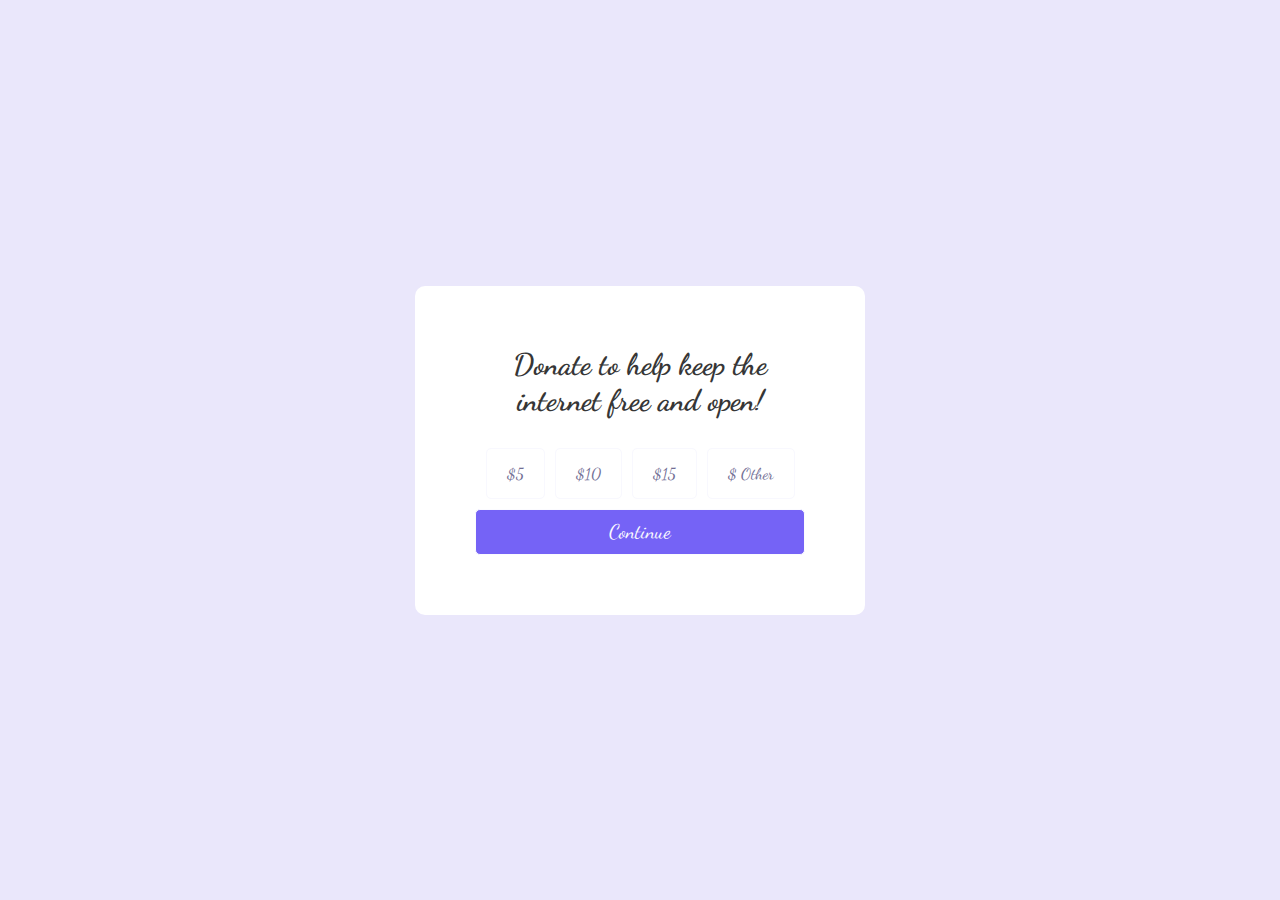
<file: ej-1-donation/index.html>
<!DOCTYPE html>
<html lang="en">
<head>
    <meta charset="UTF-8">
    <meta name="viewport" content="width=device-width, initial-scale=1.0">
    <title>Donation</title>
    <link rel="stylesheet" href="styles/style.css">
    <link rel="preconnect" href="https://fonts.googleapis.com">
    <link rel="preconnect" href="https://fonts.gstatic.com" crossorigin>
    <link href="https://fonts.googleapis.com/css2?family=Dancing+Script:wght@400..700&family=Kode+Mono:wght@400..700&family=Protest+Revolution&display=swap" rel="stylesheet">
</head>
<body>
    <div class="cont-main">
        <h4>Donate to help keep the internet free and open!</h4>
        <div class="cont-prices">
            <p>$5</p>
            <p>$10</p>
            <p>$15</p>
            <p>$ Other</p>
        </div>
        <div class="cont-button">
            <button>Continue</button>
        </div>
    </div>
</body>
</html>
</file>
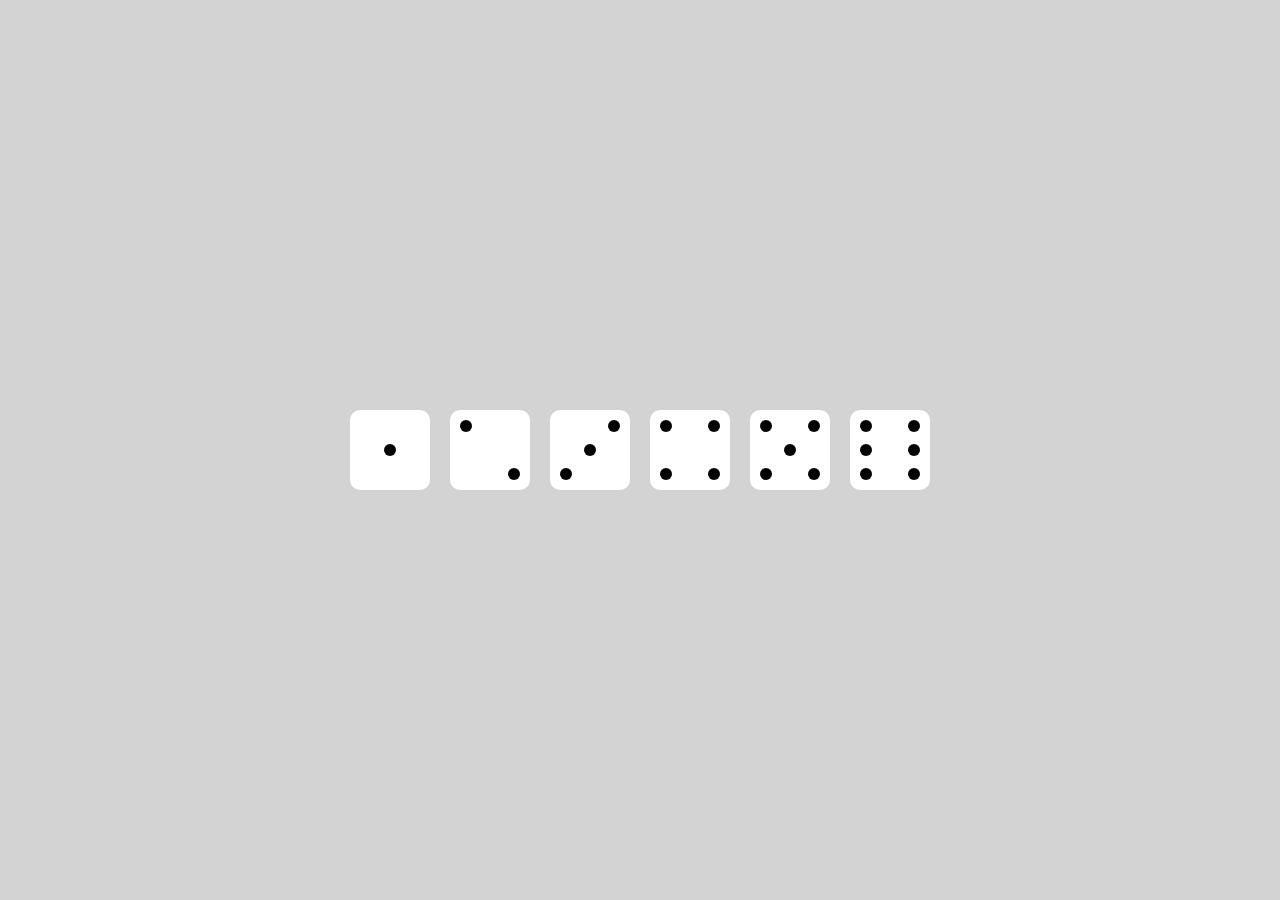
<file: ej-10-dados/index.html>
<!DOCTYPE html>
<html lang="en">
<head>
    <meta charset="UTF-8">
    <meta name="viewport" content="width=device-width, initial-scale=1.0">
    <title>Dices</title>
    <link rel="stylesheet" href="styles/style.css">
</head>
<body>
    <section class="cont-dices">
        <div class="dice d1">
            <div class="dot"></div>
        </div>
        <div class="dice d2">
            <div class="dot"></div>
            <div class="dot d2p2"></div>

        </div>
        <div class="dice d3">
            <div class="dot d3p1"></div>
            <div class="dot d3p2"></div>
            <div class="dot d3p3"></div>
        </div>
        <div class="dice d4">
            <div>
                <div class="dot"></div>
                <div class="dot"></div>
            </div>
            <div>
                <div class="dot"></div>
                <div class="dot"></div>
            </div>
        </div>  
        <div class="dice d5">
            <div>
                <div class="dot"></div>
                <div class="dot"></div>
            </div>
            <div class="dot-center">
                <div class="dot"></div>
            </div>
            <div>
                <div class="dot"></div>
                <div class="dot"></div>
            </div>
        </div>
        <div class="dice d6">
            <div>
                <div class="dot"></div>
                <div class="dot"></div>
                <div class="dot"></div>
            </div>
            <div>
                <div class="dot"></div>
                <div class="dot"></div>
                <div class="dot"></div>
            </div>
        </div>
    </section>
</body>
</html>
</file>
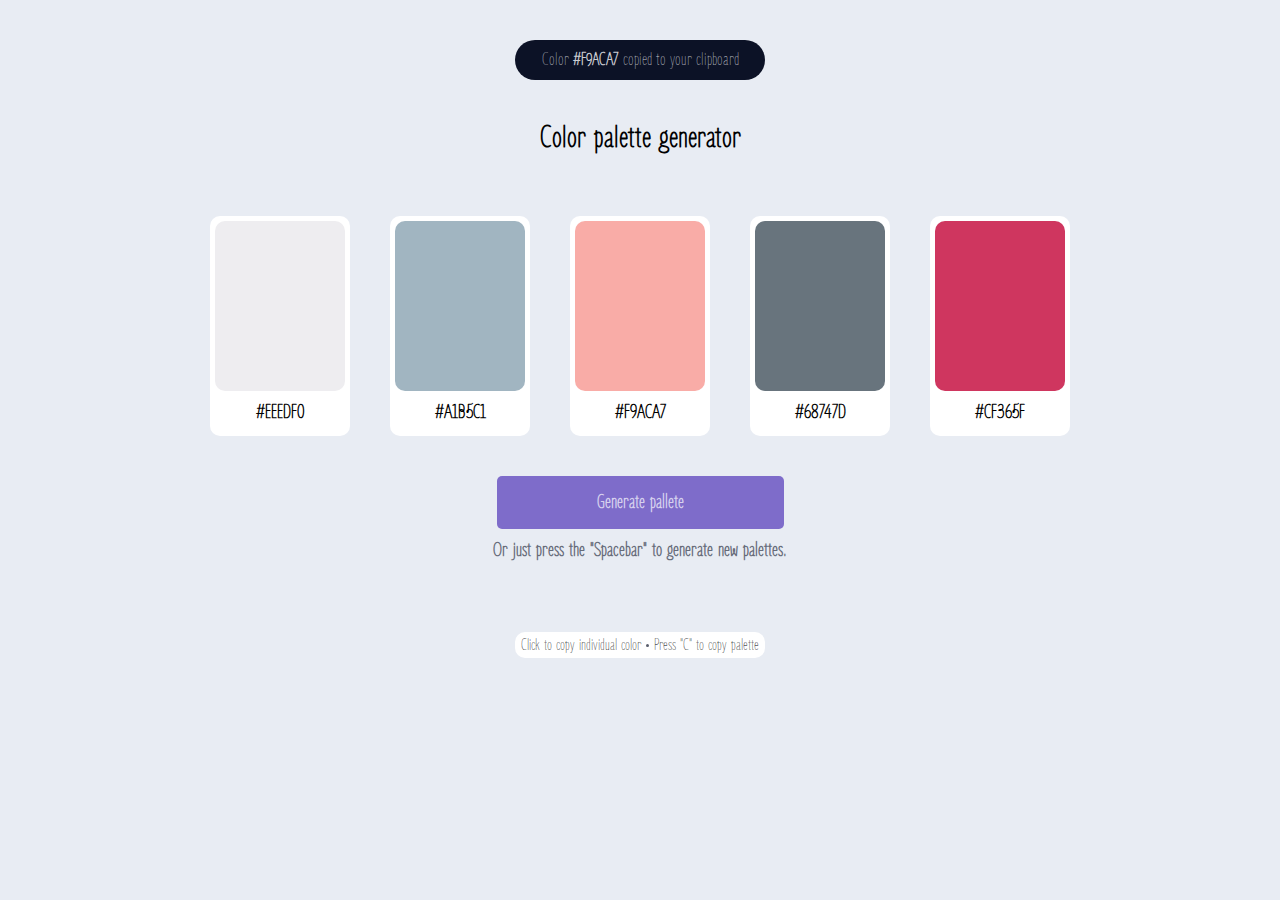
<file: ej-3-colors/index.html>
<!DOCTYPE html>
<html lang="en">
<head>
    <meta charset="UTF-8">
    <meta name="viewport" content="width=device-width, initial-scale=1.0">
    <title>Colors</title>
    <link rel="stylesheet" href="styles/style.css">
    <link rel="preconnect" href="https://fonts.googleapis.com">
    <link rel="preconnect" href="https://fonts.gstatic.com" crossorigin>
    <link href="https://fonts.googleapis.com/css2?family=Zen+Loop:ital@0;1&display=swap" rel="stylesheet">
</head>
<body>
    <div class="cont-all">
        <p class="p-header">Color <b>#F9ACA7</b> copied to your clipboard</p>
        <h1>Color palette generator</h1>
        <div class="cont-main">
            <div class="cont-boxes">
                <div class="cont-color-1"></div>
                <p>#EEEDF0</p>
            </div>
            <div class="cont-boxes">
                <div class="cont-color-2"></div>
                <p>#A1B5C1</p>
            </div>
            <div class="cont-boxes">
                <div class="cont-color-3"></div>
                <p>#F9ACA7</p>
            </div>
            <div class="cont-boxes">
                <div class="cont-color-4"></div>
                <p>#68747D</p>
            </div>
            <div class="cont-boxes">
                <div class="cont-color-5"></div>
                <p>#CF365F</p>
            </div>
        </div>
        <div class="cont-button">
            <button>Generate pallete</button>
        </div>
        <p class="p-1">Or just press the "Spacebar" to generate new palettes.</p>
        <div class="cont-footer">
            <p class="p-2">Click to copy  individual color</p>
            <div class="dot"></div>
            <p class="p-3">Press "C" to copy palette</p>
        </div>
    </div>
</body>
</html>
</file>
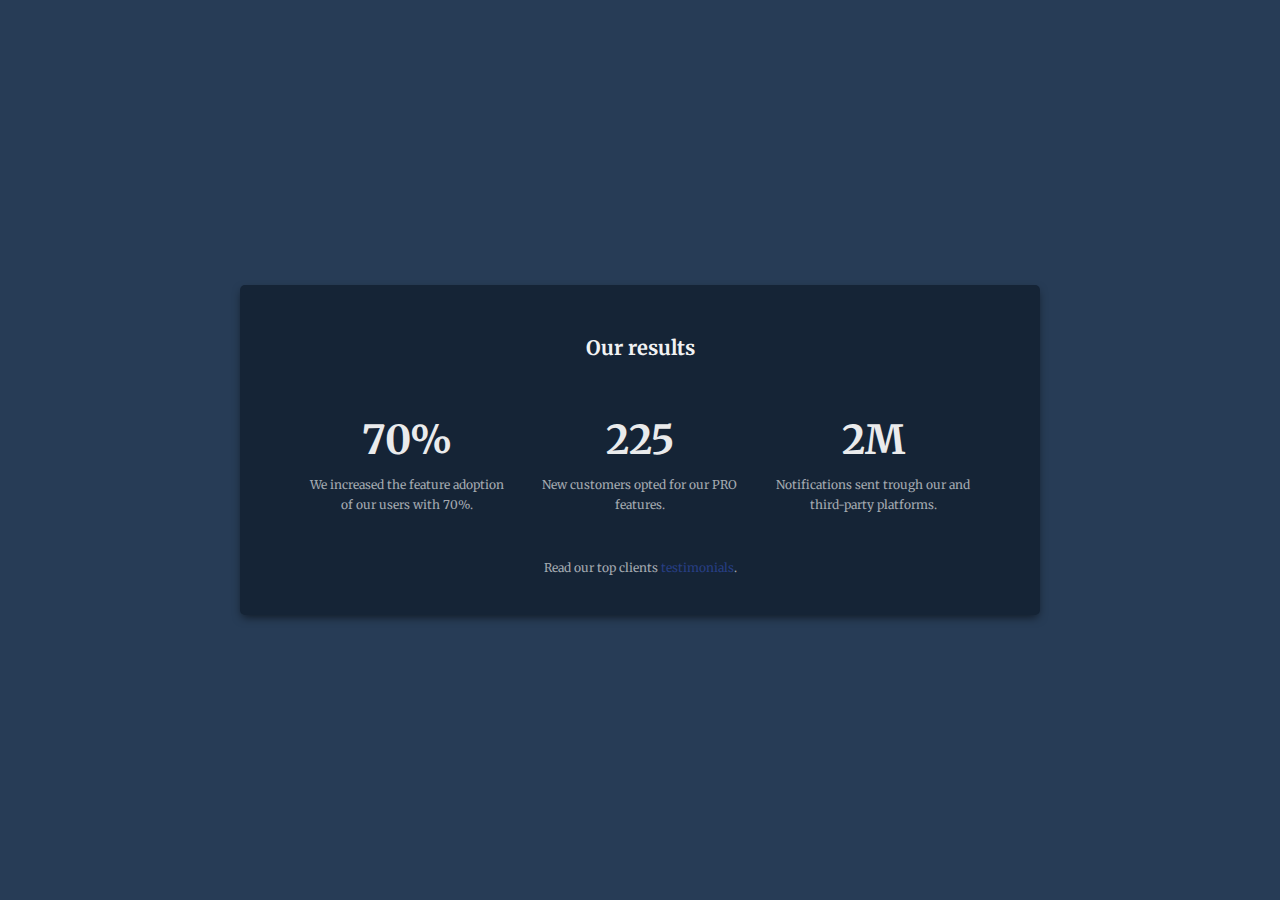
<file: ej-4-stats-charts/index.html>
<!DOCTYPE html>
<html lang="en">
<head>
    <meta charset="UTF-8">
    <meta name="viewport" content="width=device-width, initial-scale=1.0">
    <title>Stats Charts</title>
    <link rel="stylesheet" href="styles/styles.css">
    <link rel="preconnect" href="https://fonts.googleapis.com">
    <link rel="preconnect" href="https://fonts.gstatic.com" crossorigin>
    <link href="https://fonts.googleapis.com/css2?family=Merriweather:ital,wght@0,300;0,400;0,700;0,900;1,300;1,400;1,700;1,900&display=swap" rel="stylesheet">
</head>
<body>
    <div class="cont-all">
        <h1>Our results</h1>
        <div class="cont-main">
            <div>
                <h6>70%</h6>
                <p>We increased the feature adoption of our users with 70%.</p>
            </div>
            <div>
                <h6>225</h6>
                <p>New customers opted for our PRO features.</p>
            </div>
            <div>
                <h6>2M</h6>
                <p>Notifications sent trough our and third-party platforms.</p>
            </div>
        </div>
        <p class="footer">Read our top clients <a href="https://www.tiktok.com/@viringosrestobar">testimonials</a>.</p>
    </div>
</body>
</html>
</file>
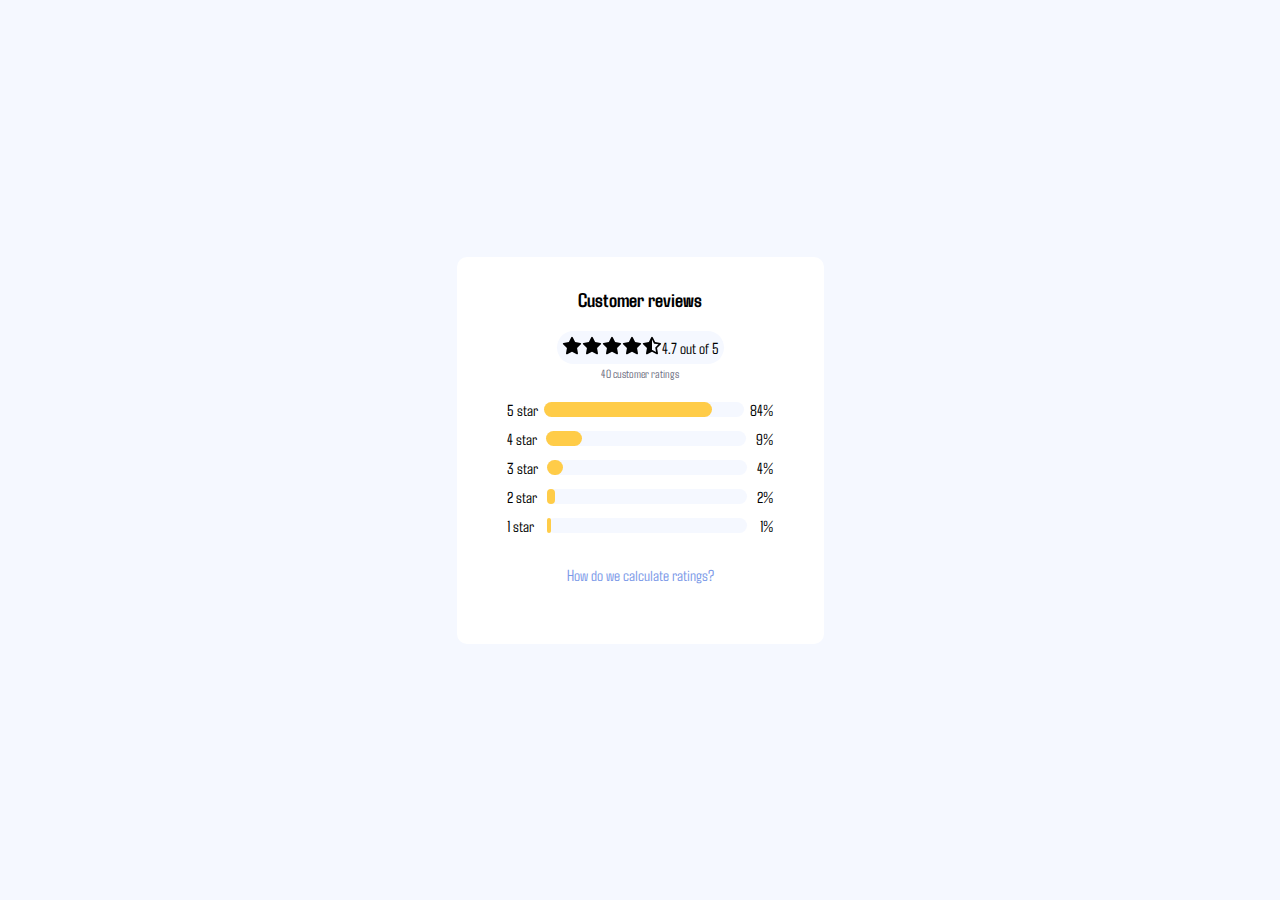
<file: ej-5-customer-review/index.html>
<!DOCTYPE html>
<html lang="en">
<head>
    <meta charset="UTF-8">
    <meta name="viewport" content="width=device-width, initial-scale=1.0">
    <title>Customer Review</title>
    <link rel="stylesheet" href="styles/style.css">
    <link rel="preconnect" href="https://fonts.googleapis.com">
    <link rel="preconnect" href="https://fonts.gstatic.com" crossorigin>
    <link href="https://fonts.googleapis.com/css2?family=Agdasima:wght@400;700&display=swap" rel="stylesheet">
</head>
<body>
    <div class="cont-all">
        <h1>Customer reviews</h1>
        <div class="cont-stars">
            <div>
                <svg xmlns="http://www.w3.org/2000/svg" class="icon icon-tabler icon-tabler-star-filled" width="20" height="20" viewBox="0 0 24 24" stroke-width="1.5" stroke="currentColor" fill="none" stroke-linecap="round" stroke-linejoin="round"><path stroke="none" d="M0 0h24v24H0z" fill="none"/><path d="M8.243 7.34l-6.38 .925l-.113 .023a1 1 0 0 0 -.44 1.684l4.622 4.499l-1.09 6.355l-.013 .11a1 1 0 0 0 1.464 .944l5.706 -3l5.693 3l.1 .046a1 1 0 0 0 1.352 -1.1l-1.091 -6.355l4.624 -4.5l.078 -.085a1 1 0 0 0 -.633 -1.62l-6.38 -.926l-2.852 -5.78a1 1 0 0 0 -1.794 0l-2.853 5.78z" stroke-width="0" fill="currentColor" /></svg>
            </div>
            <div>
                <svg xmlns="http://www.w3.org/2000/svg" class="icon icon-tabler icon-tabler-star-filled" width="20" height="20" viewBox="0 0 24 24" stroke-width="1.5" stroke="currentColor" fill="none" stroke-linecap="round" stroke-linejoin="round"><path stroke="none" d="M0 0h24v24H0z" fill="none"/><path d="M8.243 7.34l-6.38 .925l-.113 .023a1 1 0 0 0 -.44 1.684l4.622 4.499l-1.09 6.355l-.013 .11a1 1 0 0 0 1.464 .944l5.706 -3l5.693 3l.1 .046a1 1 0 0 0 1.352 -1.1l-1.091 -6.355l4.624 -4.5l.078 -.085a1 1 0 0 0 -.633 -1.62l-6.38 -.926l-2.852 -5.78a1 1 0 0 0 -1.794 0l-2.853 5.78z" stroke-width="0" fill="currentColor" /></svg>
            </div>
            <div>
                <svg xmlns="http://www.w3.org/2000/svg" class="icon icon-tabler icon-tabler-star-filled" width="20" height="20" viewBox="0 0 24 24" stroke-width="1.5" stroke="currentColor" fill="none" stroke-linecap="round" stroke-linejoin="round"><path stroke="none" d="M0 0h24v24H0z" fill="none"/><path d="M8.243 7.34l-6.38 .925l-.113 .023a1 1 0 0 0 -.44 1.684l4.622 4.499l-1.09 6.355l-.013 .11a1 1 0 0 0 1.464 .944l5.706 -3l5.693 3l.1 .046a1 1 0 0 0 1.352 -1.1l-1.091 -6.355l4.624 -4.5l.078 -.085a1 1 0 0 0 -.633 -1.62l-6.38 -.926l-2.852 -5.78a1 1 0 0 0 -1.794 0l-2.853 5.78z" stroke-width="0" fill="currentColor" /></svg>
            </div>
            <div>
                <svg xmlns="http://www.w3.org/2000/svg" class="icon icon-tabler icon-tabler-star-filled" width="20" height="20" viewBox="0 0 24 24" stroke-width="1.5" stroke="currentColor" fill="none" stroke-linecap="round" stroke-linejoin="round"><path stroke="none" d="M0 0h24v24H0z" fill="none"/><path d="M8.243 7.34l-6.38 .925l-.113 .023a1 1 0 0 0 -.44 1.684l4.622 4.499l-1.09 6.355l-.013 .11a1 1 0 0 0 1.464 .944l5.706 -3l5.693 3l.1 .046a1 1 0 0 0 1.352 -1.1l-1.091 -6.355l4.624 -4.5l.078 -.085a1 1 0 0 0 -.633 -1.62l-6.38 -.926l-2.852 -5.78a1 1 0 0 0 -1.794 0l-2.853 5.78z" stroke-width="0" fill="currentColor" /></svg>
            </div>
            <div>
                <svg xmlns="http://www.w3.org/2000/svg" class="icon icon-tabler icon-tabler-star-half-filled" width="20" height="20" viewBox="0 0 24 24" stroke-width="1.5" stroke="currentColor" fill="none" stroke-linecap="round" stroke-linejoin="round"><path stroke="none" d="M0 0h24v24H0z" fill="none"/><path d="M12 1a.993 .993 0 0 1 .823 .443l.067 .116l2.852 5.781l6.38 .925c.741 .108 1.08 .94 .703 1.526l-.07 .095l-.078 .086l-4.624 4.499l1.09 6.355a1.001 1.001 0 0 1 -1.249 1.135l-.101 -.035l-.101 -.046l-5.693 -3l-5.706 3c-.105 .055 -.212 .09 -.32 .106l-.106 .01a1.003 1.003 0 0 1 -1.038 -1.06l.013 -.11l1.09 -6.355l-4.623 -4.5a1.001 1.001 0 0 1 .328 -1.647l.113 -.036l.114 -.023l6.379 -.925l2.853 -5.78a.968 .968 0 0 1 .904 -.56zm0 3.274v12.476a1 1 0 0 1 .239 .029l.115 .036l.112 .05l4.363 2.299l-.836 -4.873a1 1 0 0 1 .136 -.696l.07 -.099l.082 -.09l3.546 -3.453l-4.891 -.708a1 1 0 0 1 -.62 -.344l-.073 -.097l-.06 -.106l-2.183 -4.424z" stroke-width="0" fill="currentColor" /></svg>
            </div>
            <p>4.7 out of 5</p>
        </div>
        <p class="p-stars">40 customer ratings</p>
        <div class="cont-ratings">
            <div class="star-5">
                <p>5 star</p>
                <div class="star-5-bar">
                    <div class="color-5"></div>
                </div>
                <p>84%</p>
            </div>
            <div class="star-4">
                <p>4 star</p>
                <div class="star-4-bar">
                    <div class="color-4"></div>
                </div>
                <p>9%</p>
            </div>
            <div class="star-3">
                <p>3 star</p>
                <div class="star-3-bar">
                    <div class="color-3"></div>
                </div>
                <p>4%</p>
            </div>
            <div class="star-2">
                <p>2 star</p>
                <div class="star-2-bar">
                    <div class="color-2"></div>
                </div>
                <p>2%</p>
            </div>
            <div class="star-1">
                <p>1 star</p>
                <div class="star-1-bar">
                    <div class="color-1"></div>
                </div>
                <p>1%</p>
            </div>
        </div>
        <div class="cont-a">
            <a href="#">How do we calculate ratings?</a>
        </div>
    </div>
</body>
</html>
</file>
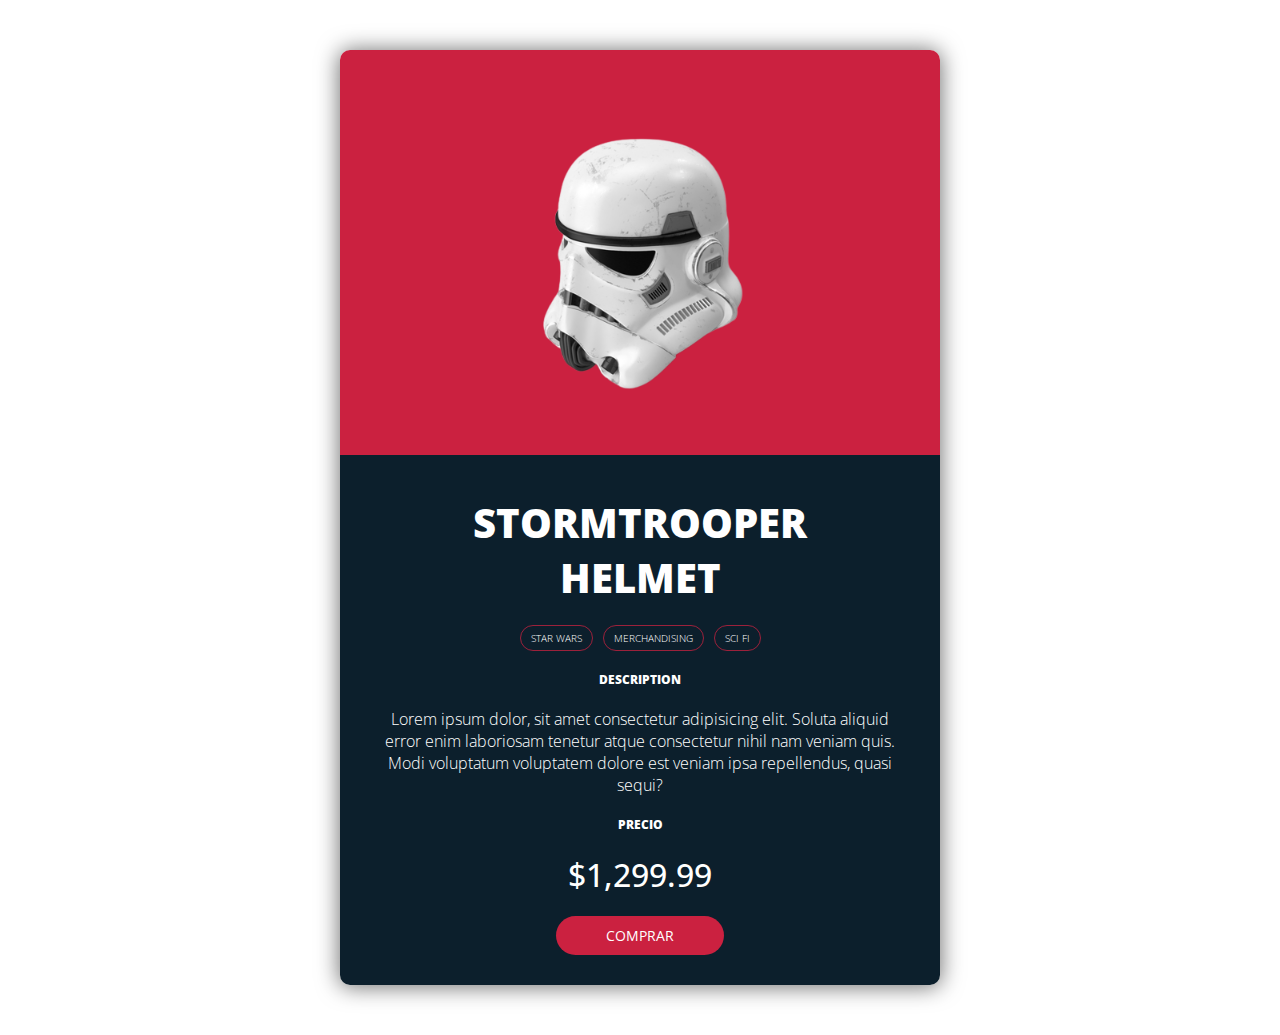
<file: ej-7-trooper-helmet/index.html>
<!DOCTYPE html>
<html lang="en">
<head>
    <meta charset="UTF-8">
    <meta name="viewport" content="width=device-width, initial-scale=1.0">
    <title>Trooper Helmet</title>
    <link rel="stylesheet" href="styles/style.css">
    <link rel="preconnect" href="https://fonts.googleapis.com">
    <link rel="preconnect" href="https://fonts.gstatic.com" crossorigin>
    <link href="https://fonts.googleapis.com/css2?family=Open+Sans:ital,wght@0,300..800;1,300..800&display=swap" rel="stylesheet">
</head>
<body>
    <section>
        <div class="cont-header">
            <div class="cont-img">
                <img src="assets/stormtrooper.png" alt="Storm Trooper Helmet">
            </div>
        </div>
        <div class="cont-main">
            <h1>STORMTROOPER HELMET</h1>
            <div class="cont-specs">
                <p>STAR WARS</p>
                <p>MERCHANDISING</p>
                <p>SCI FI</p>
            </div>
            <h4>DESCRIPTION</h4>
            <p class="p-description">Lorem ipsum dolor, sit amet consectetur adipisicing elit. Soluta aliquid error enim laboriosam tenetur atque consectetur nihil nam veniam quis. Modi voluptatum voluptatem dolore est veniam ipsa repellendus, quasi sequi?</p>
            <h4>PRECIO</h4>
            <p class="p-price"> $1,299.99</p>
            <div class="cont-button">
                <button>COMPRAR</button>
            </div>
        </div>
    </section>
</body>
</html>
</file>
<file: ej-1-donation/styles/style.css>
* {
    margin: 0;
    padding: 0;
    box-sizing: border-box;
    font-family: "Dancing Script", cursive;
}

/* Body Styles */

body {
    display: flex;
    justify-content: center;
    align-items: center;
    min-height: 100vh;
    background-color: #eae7fb;
}

/* Main Conteiner Styles */

.cont-main {
    background-color: #ffffff;
    border-radius: 10px;
    padding: 60px;
    width: 450px;
}

/* Title Styles */

h4 {
    color: #363636;
    font-size: 30px;
    text-align: center;
}

/* Prices Conteiner Styles */

.cont-prices {
    display: flex;
    justify-content: center;
    padding-top: 30px;
}

/* Price Boxes Styles */

.cont-prices p {
    margin: 0px 5px;
    background-color: white;
    border: 1px solid #f8f8fe;
    padding: 15px 20px;
    border-radius: 5px;
    color: #716e94;
}

.cont-prices p:hover {
    background-color: #7563f6;
    color: #fbfbff;
    cursor: pointer;
}

/* Button Styles */

.cont-button {
    text-align: center;
}

.cont-button button {
    width: 100%;
    padding: 10px;
    background-color: #7563f6;
    border: 1px solid #fbfbff;
    color: #fbfbff;
    border-radius: 5px;
    font-size: 20px;
    margin-top: 10px;
}

.cont-button button:hover {
    background-color: #5540ca;
    cursor: pointer;
}
</file>
<file: ej-10-dados/styles/style.css>
* {
    margin: 0;
    padding: 0;
    box-sizing: border-box;
}

/* Dice Conteiner Styles */

.cont-dices {
    background-color: #d3d3d3;
    min-height: 100vh;
    display: flex;
    align-items: center;
    justify-content: center;
    gap: 20px;
}

/* Dices Overall Styles */

.dice {
    width: 80px;
    height: 80px;
    padding: 10px;
    background-color: white;
    border-radius: 10px;
}

/* Dice 1 */

.d1 {
    display: flex;
    justify-content: center;
    align-items: center;
}

/* Dot Styles */

.dot {
    width: 12px;
    height: 12px;
    border-radius: 50%;
    background-color: black;
}

/* Dice 2 Styles */

.d2 {
    display: flex;
    flex-direction: column;
    justify-content: space-between;
}

.d2p2 {
    align-self: end;
}

/* Dice 3 Styles */

.d3 {
    display: flex;
    flex-direction: column;
    justify-content: space-between;
}

.d3p1 {
    align-self: end;
}

.d3p2 {
    align-self: center;
}

/* Dice 4 Styles */

.d4 {
    display: flex;
    flex-direction: column;
    justify-content: space-between;
}

.d4 div {
    display: flex;
    justify-content: space-between;
}

/* Dice 5 Styles */

.d5 {
    display: flex;
    justify-content: space-between;
}

.d5 div {
    display: flex;
    justify-content: space-between;
    flex-direction: column;
}

.d5 .dot-center {
    display: flex;
    justify-content: center;
}

/* Dice 6 Styles */

.d6 {
    display: flex;
    justify-content: space-between;
}

.d6 div {
    display: flex;
    flex-direction: column;
    justify-content: space-between;
}

@media (max-width: 880px) {
    .cont-dices {
        display: grid;
        grid-template-columns: repeat (2, 1fr);
        justify-items: center;
    }
}

@media (max-width: 190px) {
    .cont-dices {
        display: grid;
        grid-template-columns: 1fr;
    }
}
</file>
<file: ej-3-colors/styles/style.css>
* {
    margin: 0;
    padding: 0;
    box-sizing: border-box;
    font-family: "Zen Loop", cursive;
}

/* Body Styles */

body {
    background-color: #e8ecf3;
}

/* Header Styles */

.p-header {
    background-color: #0c1226;
    border-radius: 20px;
    padding: 10px 5px;
    text-align: center;
    width: 250px;
    margin: 40px auto;
    color: #cbccd2;
    font-size: 18px;
}

h1 {
    text-align: center;
    font-weight: bolder;
    margin: 20px;
}

/* Main Section Styles */

.cont-main {
    display: flex;
    justify-content: center;
}

.cont-boxes {
    background-color: white;
    width: 140px;
    height: 220px;
    margin: 40px 20px;
    border-radius: 10px;
    padding: 5px;
}

.cont-boxes:hover {
    box-shadow: 1px 5px 12px 1px rgba(73, 73, 73, 0.59);
    font-size: 10px;
    cursor: pointer;
    font-size: 50px;
    transform: translate(5px, -30px) rotate(5deg);
    transition: 0.8s;
}

/* Colors Styles */

.cont-boxes div {
    width: 130px;
    height: 170px;
    border-radius: 10px;
    text-align: center;
}

.cont-color-1 {
    background-color: #eeedf0;
}

.cont-color-2 {
    background-color: #a1b5c1;
}

.cont-color-3 {
    background-color: #f9aca7;
}

.cont-color-4 {
    background-color: #68747d;
}

.cont-color-5 {
    background-color: #cf365f;
}

.cont-boxes p {
    text-align: center;
    padding: 10px;
    font-size: 20px;
    font-weight: bold;
}

/* Button Styles */

.cont-button {
    display: flex;
    justify-content: center;
}

button {
    background-color: #7e6cca;
    padding: 15px 100px;
    font-size: 20px;
    color: #d6d1ee;
    border: none;
    border-radius: 5px;
    font-weight: bold;
}

button:hover {
    cursor: pointer;
    background-color: #574b8b;
    transition: 0.9s;
}

/* Footer Styles */

.p-1 {
    color: #666b79;
    text-align: center;
    font-size: 20px;
    margin: 10px;
    font-weight: 700;
}

.cont-footer {
    display: flex;
    justify-content: center;
    align-items: center;
    background-color: white;
    width: 250px;
    padding: 4px;
    border-radius: 10px;
    margin: 70px auto;
}

.cont.footer p {
    text-align: center;
    font-size: 13px;
    color: #c4c6cb;
}

.dot {
    background-color: #595e6c;
    width: 3px;
    height: 3px;
    border-radius: 150px;
    margin: 0px 5px;
}
</file>
<file: ej-4-stats-charts/styles/styles.css>
* {
    margin: 0;
    padding: 0;
    box-sizing: border-box;
    font-family: "Merriweather", serif;
}

/* Body Styles */

body {
    display: flex;
    justify-content: center;
    align-items: center;
    min-height: 100vh;
    background-color: #273c56;
}

/* Conteiner Styles */

.cont-all {
    background-color: #152436;
    border-radius: 5px;
    box-shadow: 0px 4px 10px -2px rgba(0,0,0,0.59);
    padding: 40px 50px;
    width: 800px;
}

/* Title Styles */

h1 {
    font-size: 20px;
    color: #f1f2f3;
    padding: 10px;
    text-align: center;
    margin-bottom: 30px;
}

/* Main Conteiner Styles */

.cont-main {
    display: flex;
    justify-content: space-evenly;
    margin-bottom: 30px;
}

.cont-main div {
    margin: 10px;
    text-align: center;
    width: 300px;
    padding: 5px;
}

.cont-main div h6 {
    font-size: 40px;
    font-weight: bold;
    margin-bottom: 10px;
    color: #eaebec;
}

.cont-main div p {
    font-size: 12px;
    color: #a3a9b0;
    line-height: 20px;
}

/* Footer Styles */

.footer {
    text-align: center;
    color: #a3a9b0;
    font-size: 12px;
}

.footer a {
    text-decoration: none;
    color: #273e83;
}
</file>
<file: ej-5-customer-review/styles/style.css>
* {
    margin: 0;
    padding: 0;
    box-sizing: border-box;
    font-family: "Agdasima", sans-serif;
}
/* Body Styles */

body {
    display: flex;
    justify-content: center;
    align-items: center;
    min-height: 100vh;
    background-color: #f5f8ff;
}

/* Main Conteiner Styles */

.cont-all {
    background-color: white;
    padding: 30px 40px;
    border-radius: 10px;
}

/* Title Styles */

h1 {
    font-size: 20px;
    text-align: center;
    margin: 0px 10px 20px 10px;
}

/* Stars Styles */

.cont-stars {
    display: flex;
    justify-content: center;
    align-items: center;
    background-color: #f5f8ff;
    padding: 5px;
    margin: 0px 60px;
    border-radius: 30px;
}

.p-stars {
    text-align: center;
    font-size: 12px;
    margin-top: 2px;
    margin-bottom: 20px;
    color: #6b6c80;
}

/* Ratings Styles */

.cont-ratings {
    text-align: center;
}

.star-5, .star-4, .star-3, .star-2, .star-1 {
    display: flex;
    justify-content: space-between;
    align-items: center;
    margin: 10px;
}

/* 5 Star Styles */

.star-5-bar {
    width: 200px;
    background-color: #f5f8ff;
    border-radius: 20px;
    height: 15px;
    margin: 0px 5px;
}

.color-5 {
    width: 84%;
    background-color: #ffcc48;
    border-radius: 20px;
    height: 15px;
}

/* 4 Star Styles */

.star-4-bar {
    width: 200px;
    background-color: #f5f8ff;
    border-radius: 20px;
    height: 15px;
    margin: 0px 5px;
}

.color-4 {
    width: 18%;
    background-color: #ffcc48;
    border-radius: 20px;
    height: 15px;
}

/* 3 Star Styles */

.star-3-bar {
    width: 200px;
    background-color: #f5f8ff;
    border-radius: 20px;
    height: 15px;
    margin: 0px 5px;
}

.color-3 {
    width: 8%;
    background-color: #ffcc48;
    border-radius: 20px;
    height: 15px;
}

/* 2 Star Styles */

.star-2-bar {
    width: 200px;
    background-color: #f5f8ff;
    border-radius: 20px;
    height: 15px;
    margin: 0px 5px;
}

.color-2 {
    width: 4%;
    background-color: #ffcc48;
    border-radius: 20px;
    height: 15px;
}

/* 1 star Styles */

.star-1-bar {
    width: 200px;
    background-color: #f5f8ff;
    border-radius: 20px;
    height: 15px;
    margin: 0px 5px;
}

.color-1 {
    width: 2%;
    background-color: #ffcc48;
    border-radius: 20px;
    height: 15px;
}

/* Anchor Styles */

.cont-a {
    text-align: center;
    margin: 30px;
}

.cont-a a {
    text-decoration: none;
    color: #7b99e8;
}
</file>
<file: ej-7-trooper-helmet/styles/style.css>
* {
    margin: 0;
    padding: 0;
    box-sizing: border-box;
    font-family: "Open Sans", sans-serif;
    color: white;
}

/* Body Styles */

body {
    display: flex;
    justify-content: start;
    align-items: center;
    min-height: 100vh;
    text-align: center;
}

/* Section Styles */

section {
    box-shadow: 0px 1px 22px 1px rgba(0,0,0,0.56);
    border-radius: 10px;
    width: 600px;
    margin: 50px auto;
}

/* Stormtrooper Styles */

.cont-header {
    background-color: #cb2140;
    display: flex;
    justify-content: center;
    border-radius: 10px 10px 0px 0px;
}

.cont-img {
    width: 400px;
}

.cont-img img {
    width: 100%;
}

/* Main Container Styles */

.cont-main {
    background-color: #0c1f2c;
    padding: 20px 40px 30px;
    border-radius: 0px 0px 10px 10px;
}

.cont-main h1 {
    font-size: 40px;
    padding: 0px 50px;
    margin: 20px 0px;
    font-weight: 900;
}

.cont-specs {
    display: flex;
    justify-content: center;
    align-items: center;
    gap: 10px;
    font-size: 10px;
    margin-bottom: 20px;
}

.cont-specs p {
    border-radius: 20px;
    border: 1.5px solid #9c213b;
    padding: 5px 10px;

}

h4 {
    font-size: 12px;
    font-weight: 900;
}

p {
    font-weight: 300;
}

.p-description {
    font-size: 16px;
    margin: 20px 0px;
}

.p-price {
    font-size: 32px;
    margin: 20px;
    font-weight: 500;
}

/* Button Styles */

.cont-button {
    text-align: center;
}

.cont-button button {
    background-color: #cb2140;
    padding: 10px 50px;
    font-size: 14px;
    border: none;
    border-radius: 20px;
    font-weight: 400;
}

.cont-button button:hover {
    cursor: pointer;
    background-color: #9c213b;
    transition: 0.5s;
}
</file>
